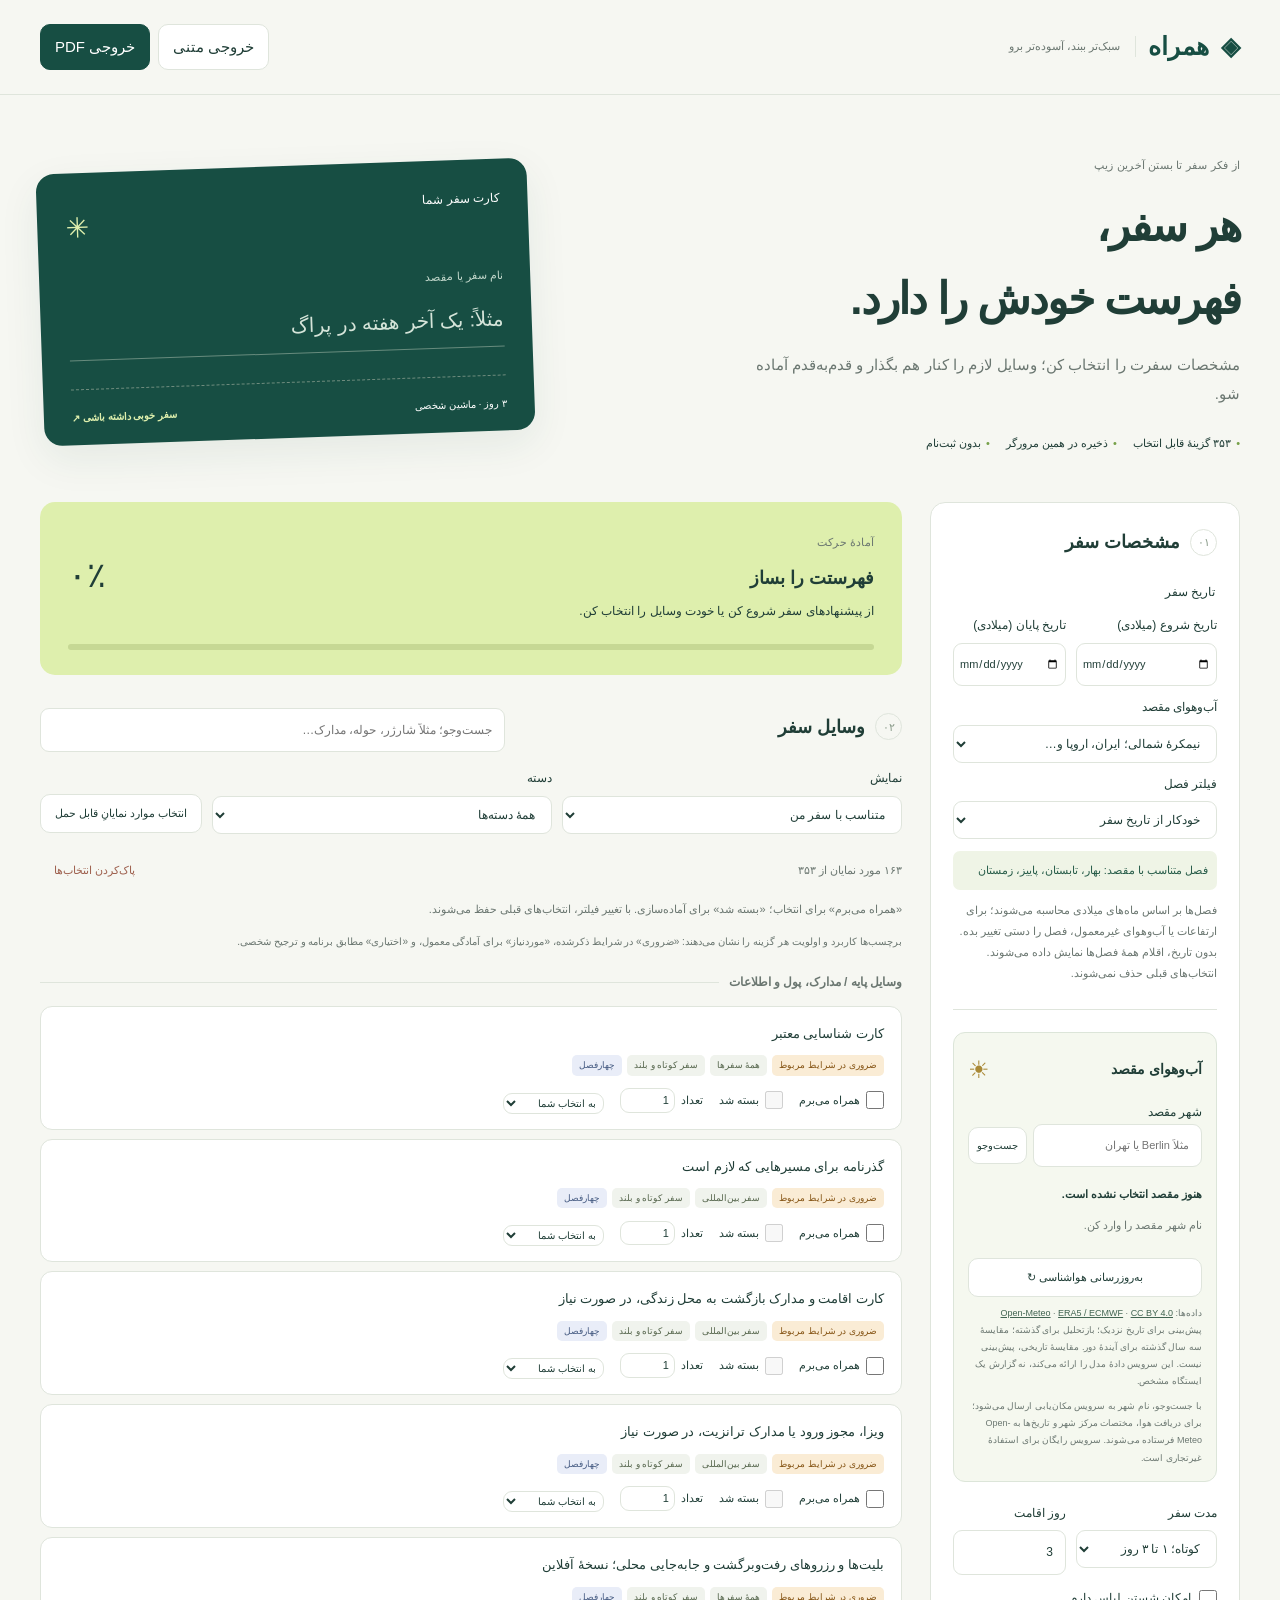
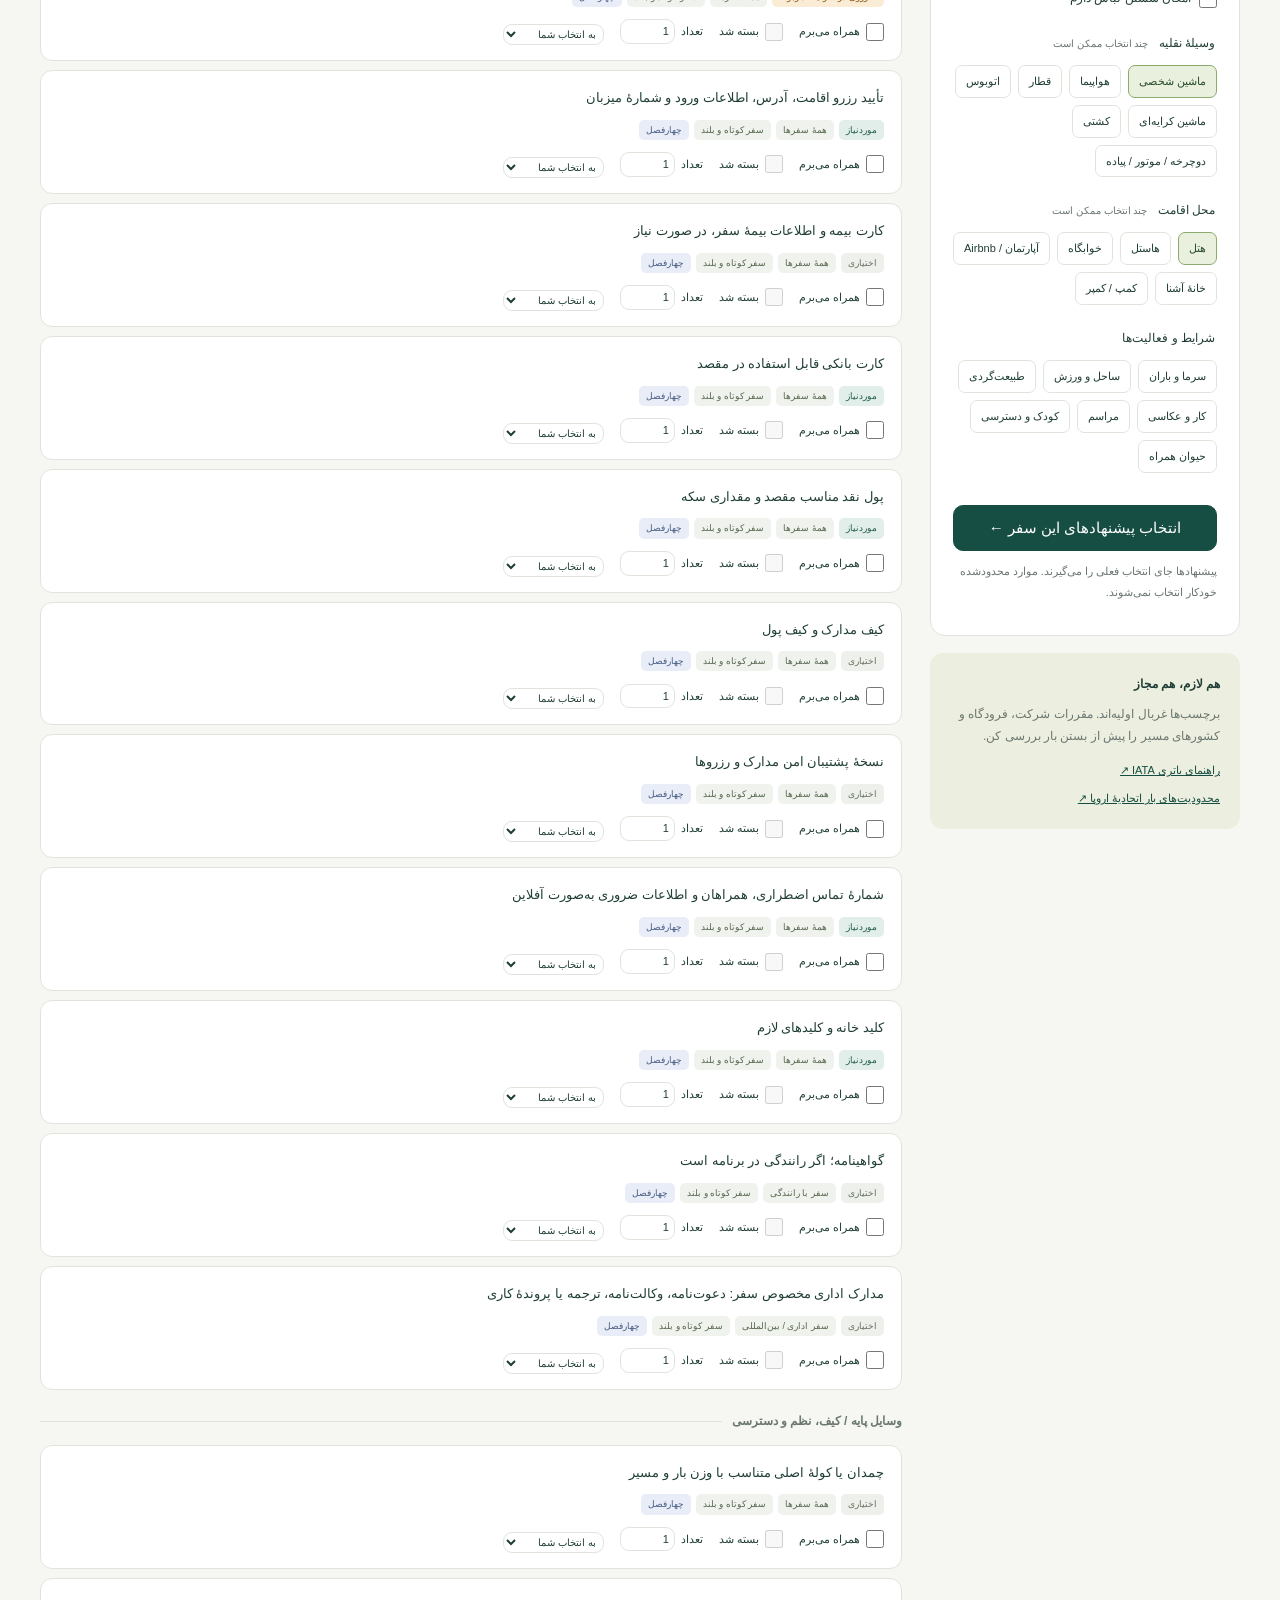
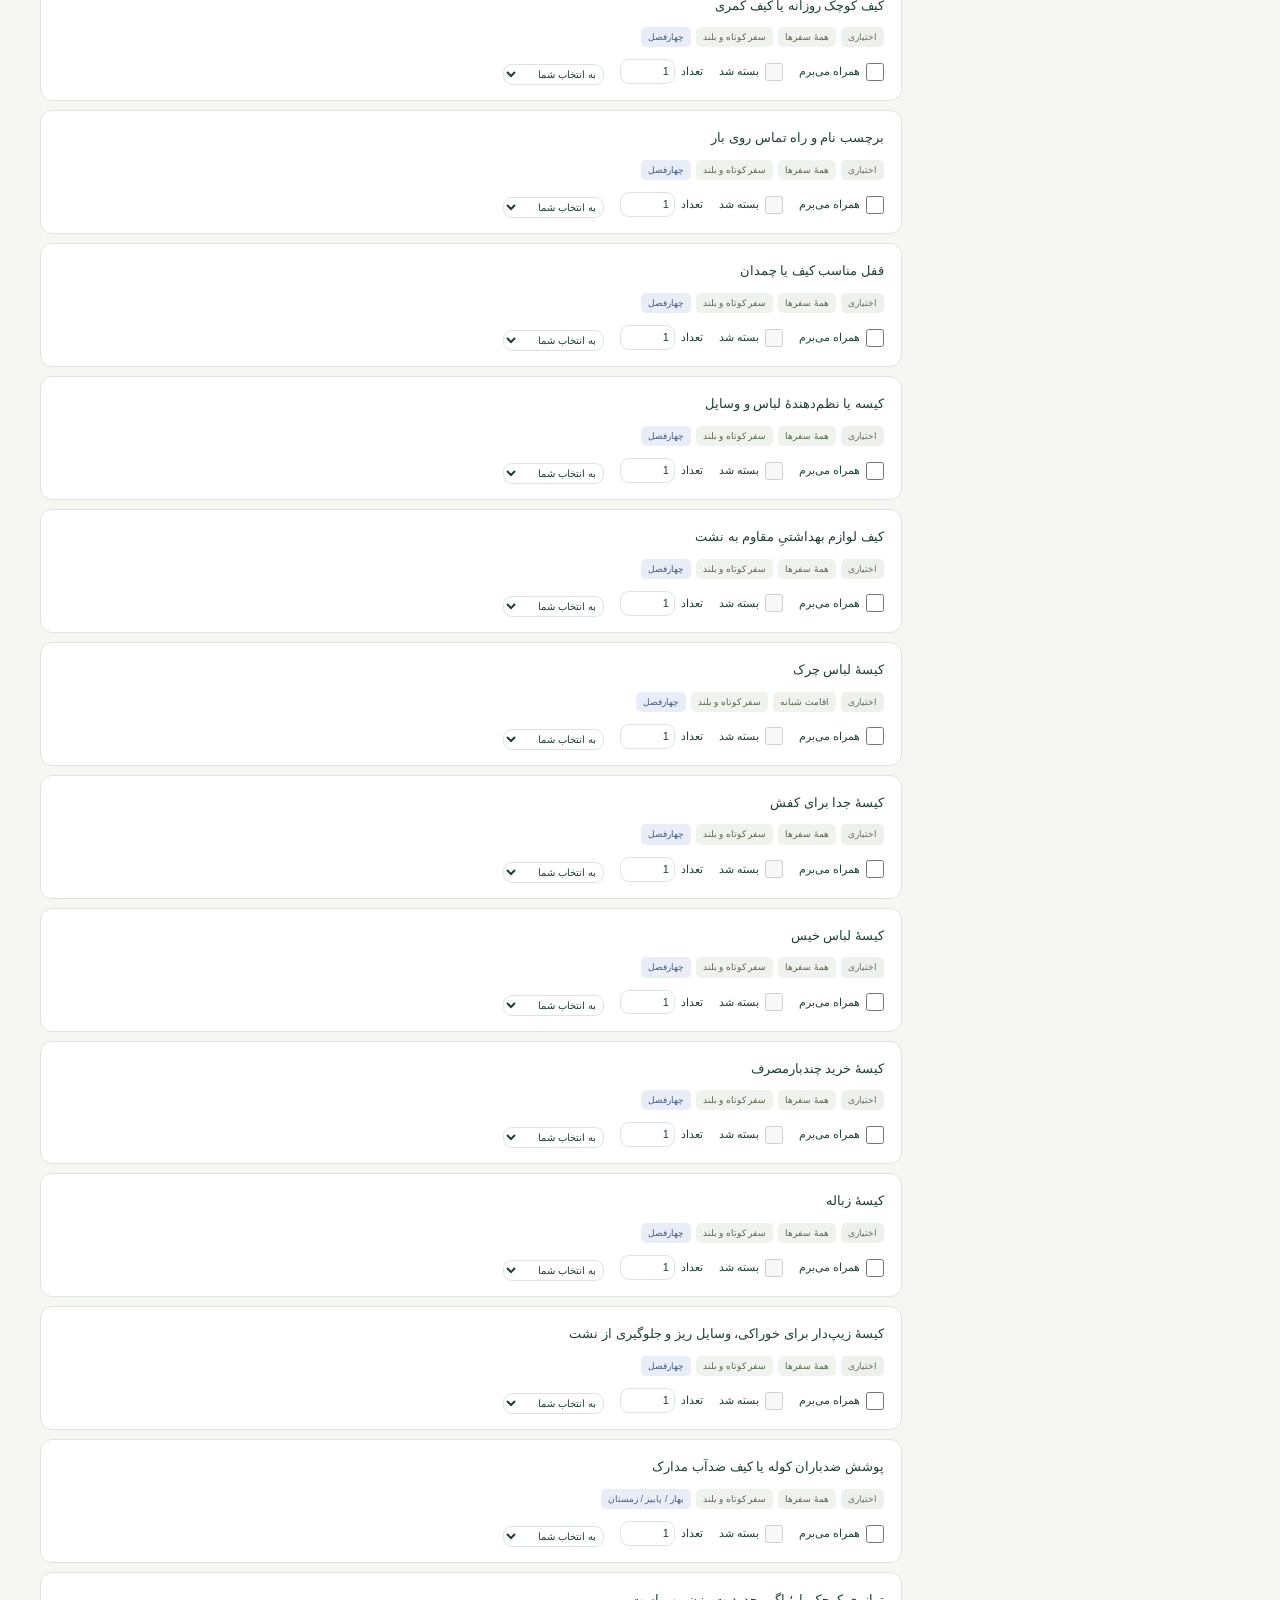
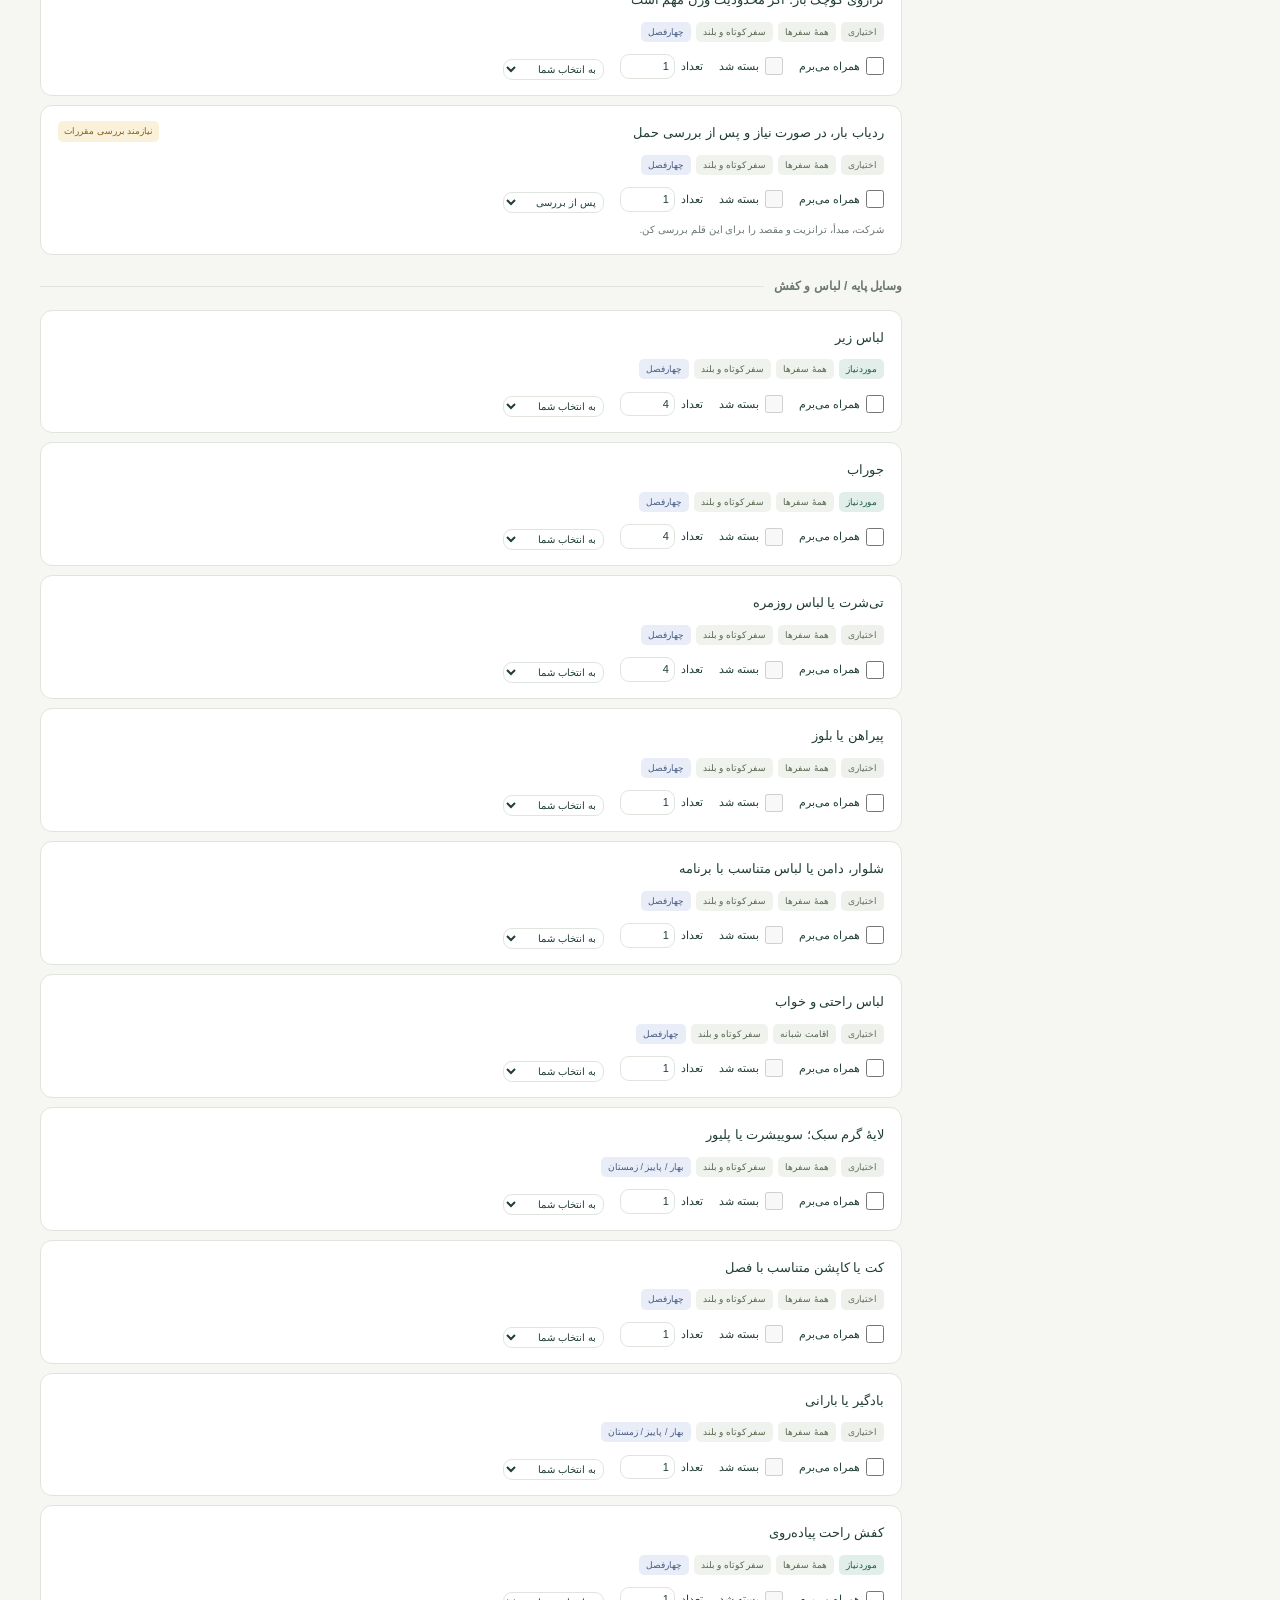
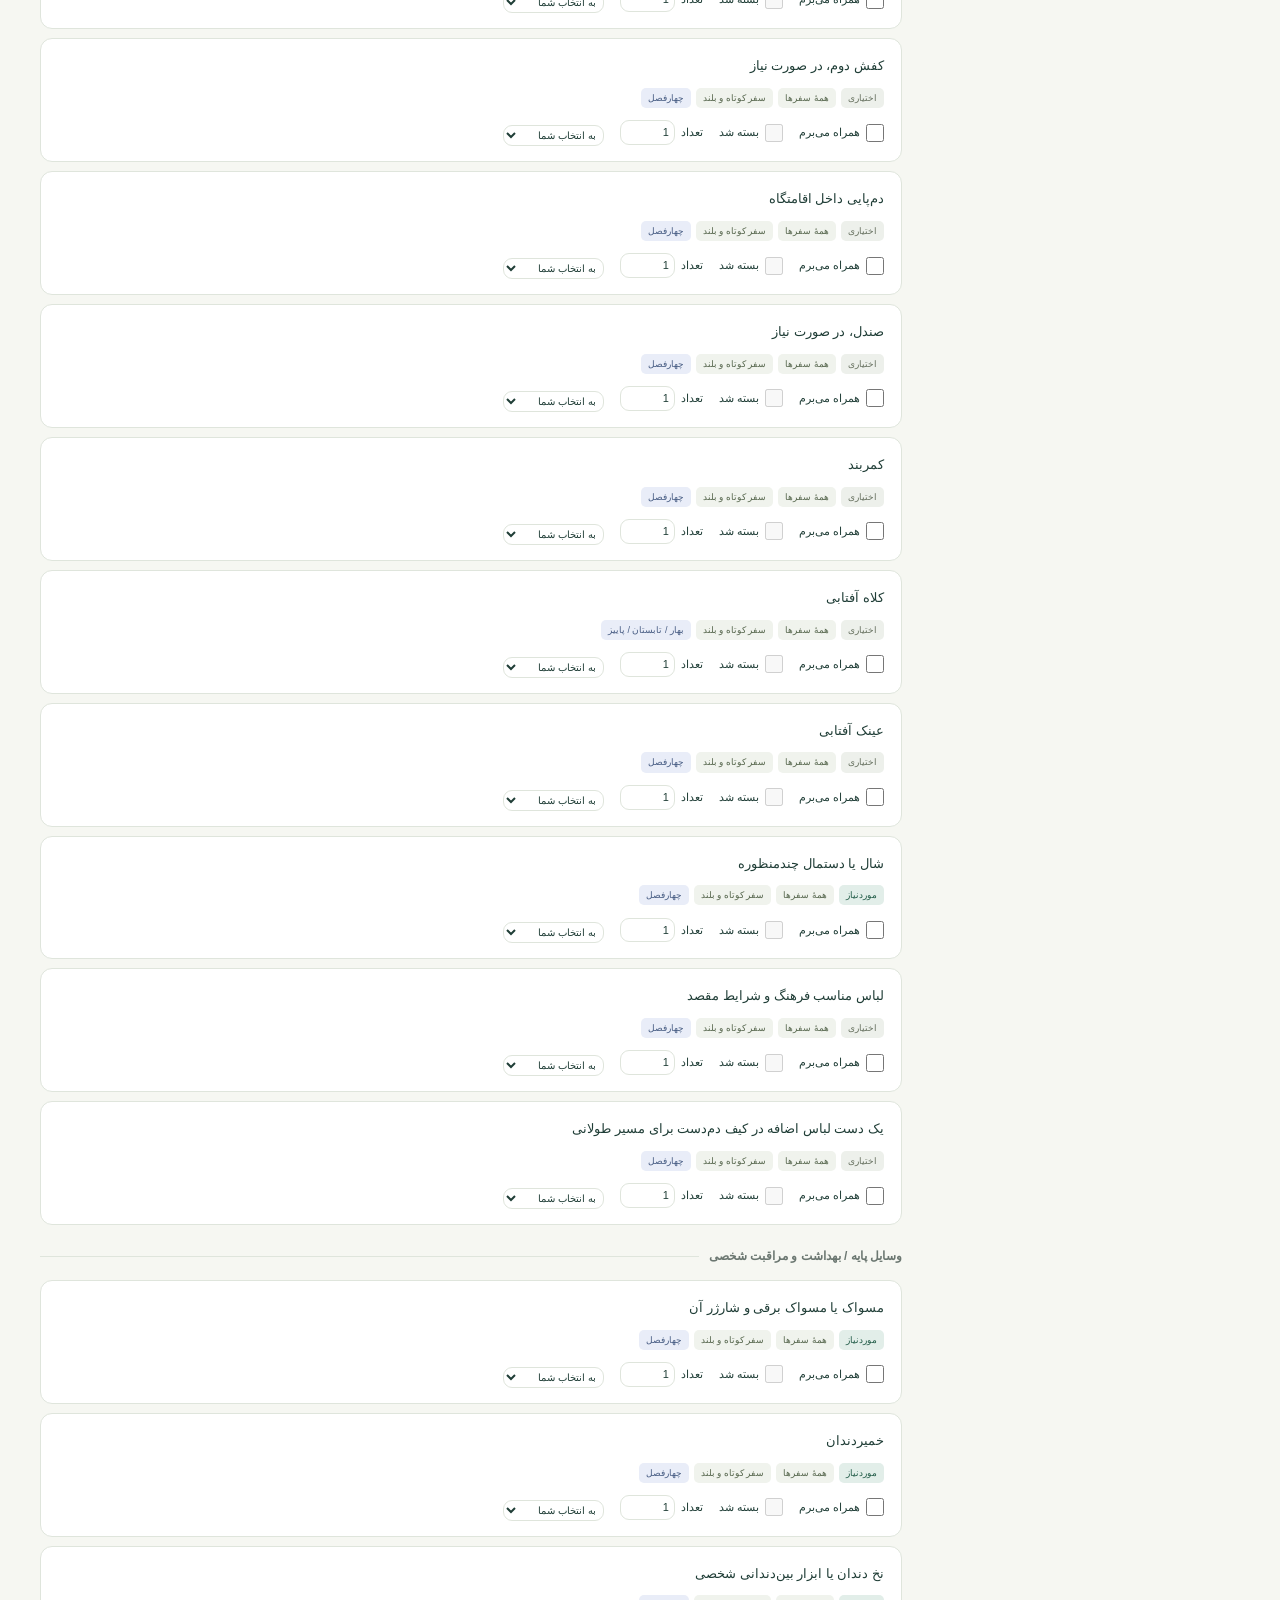
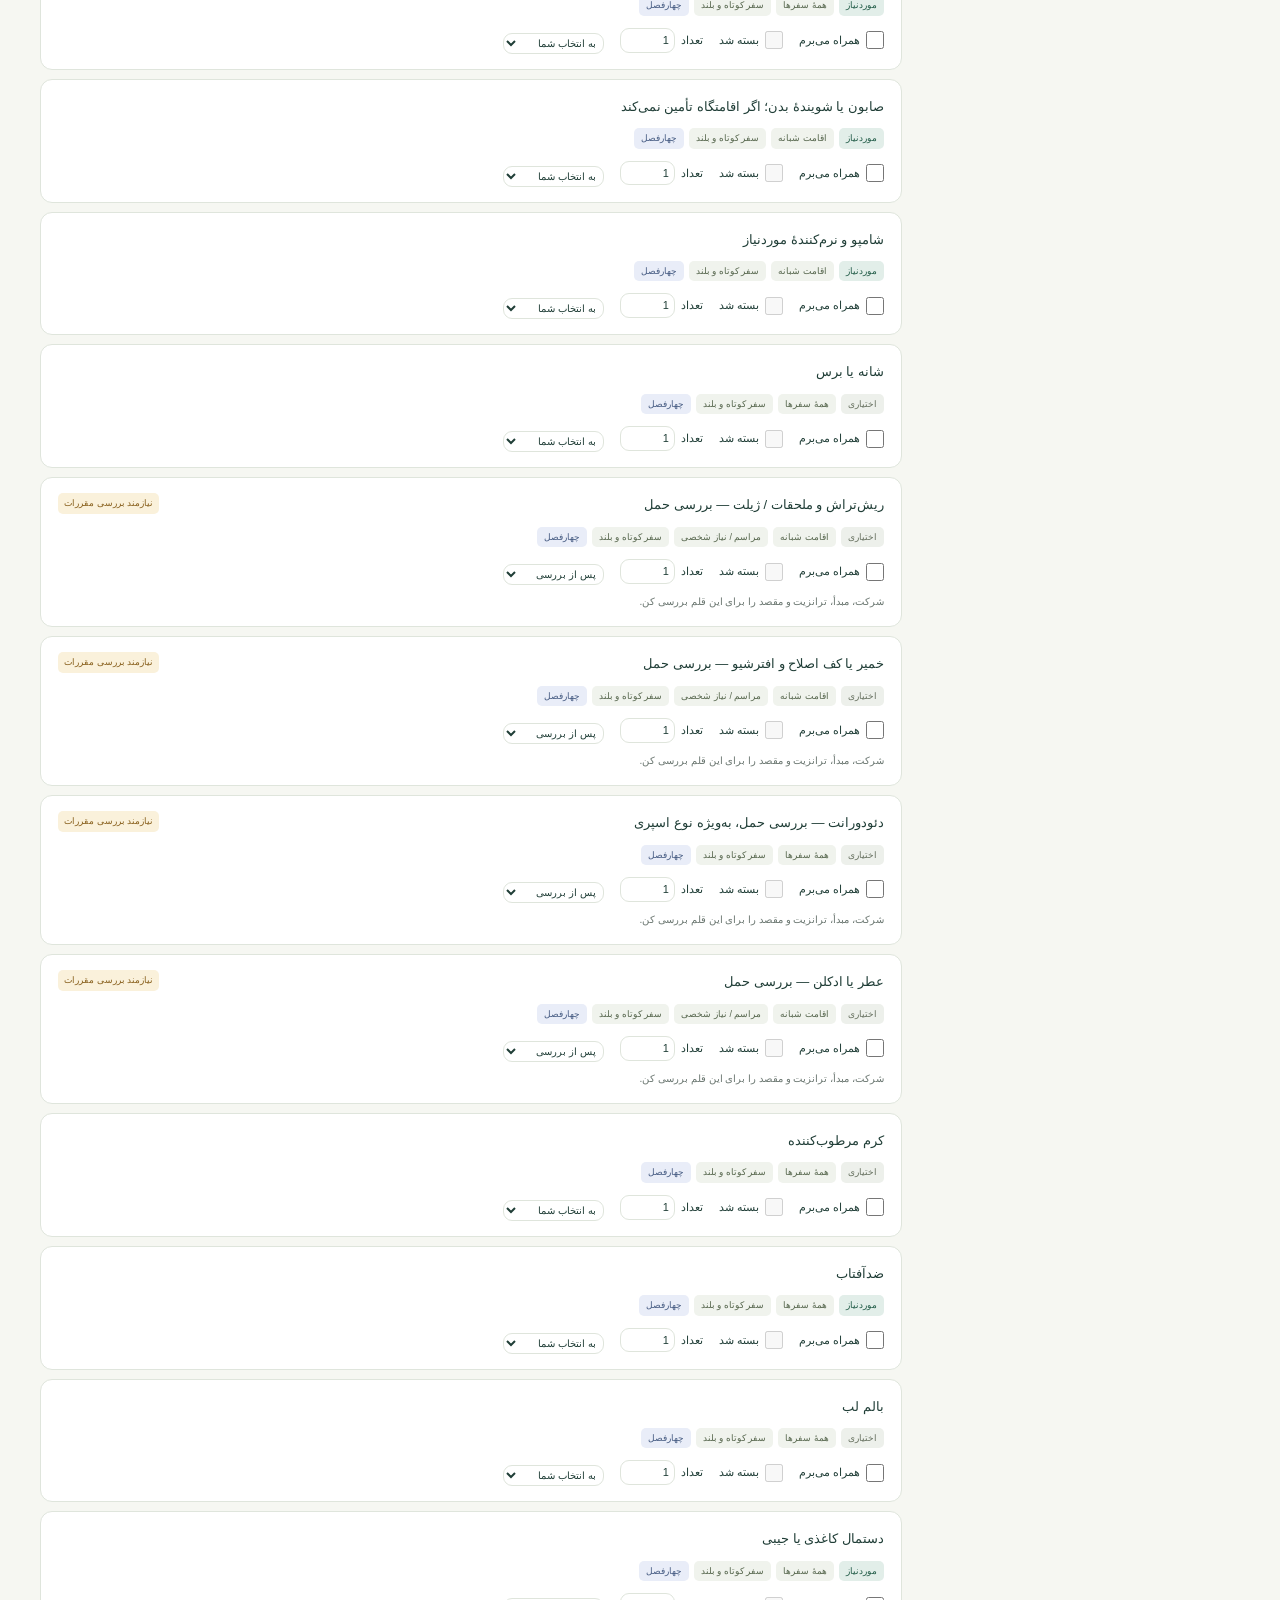
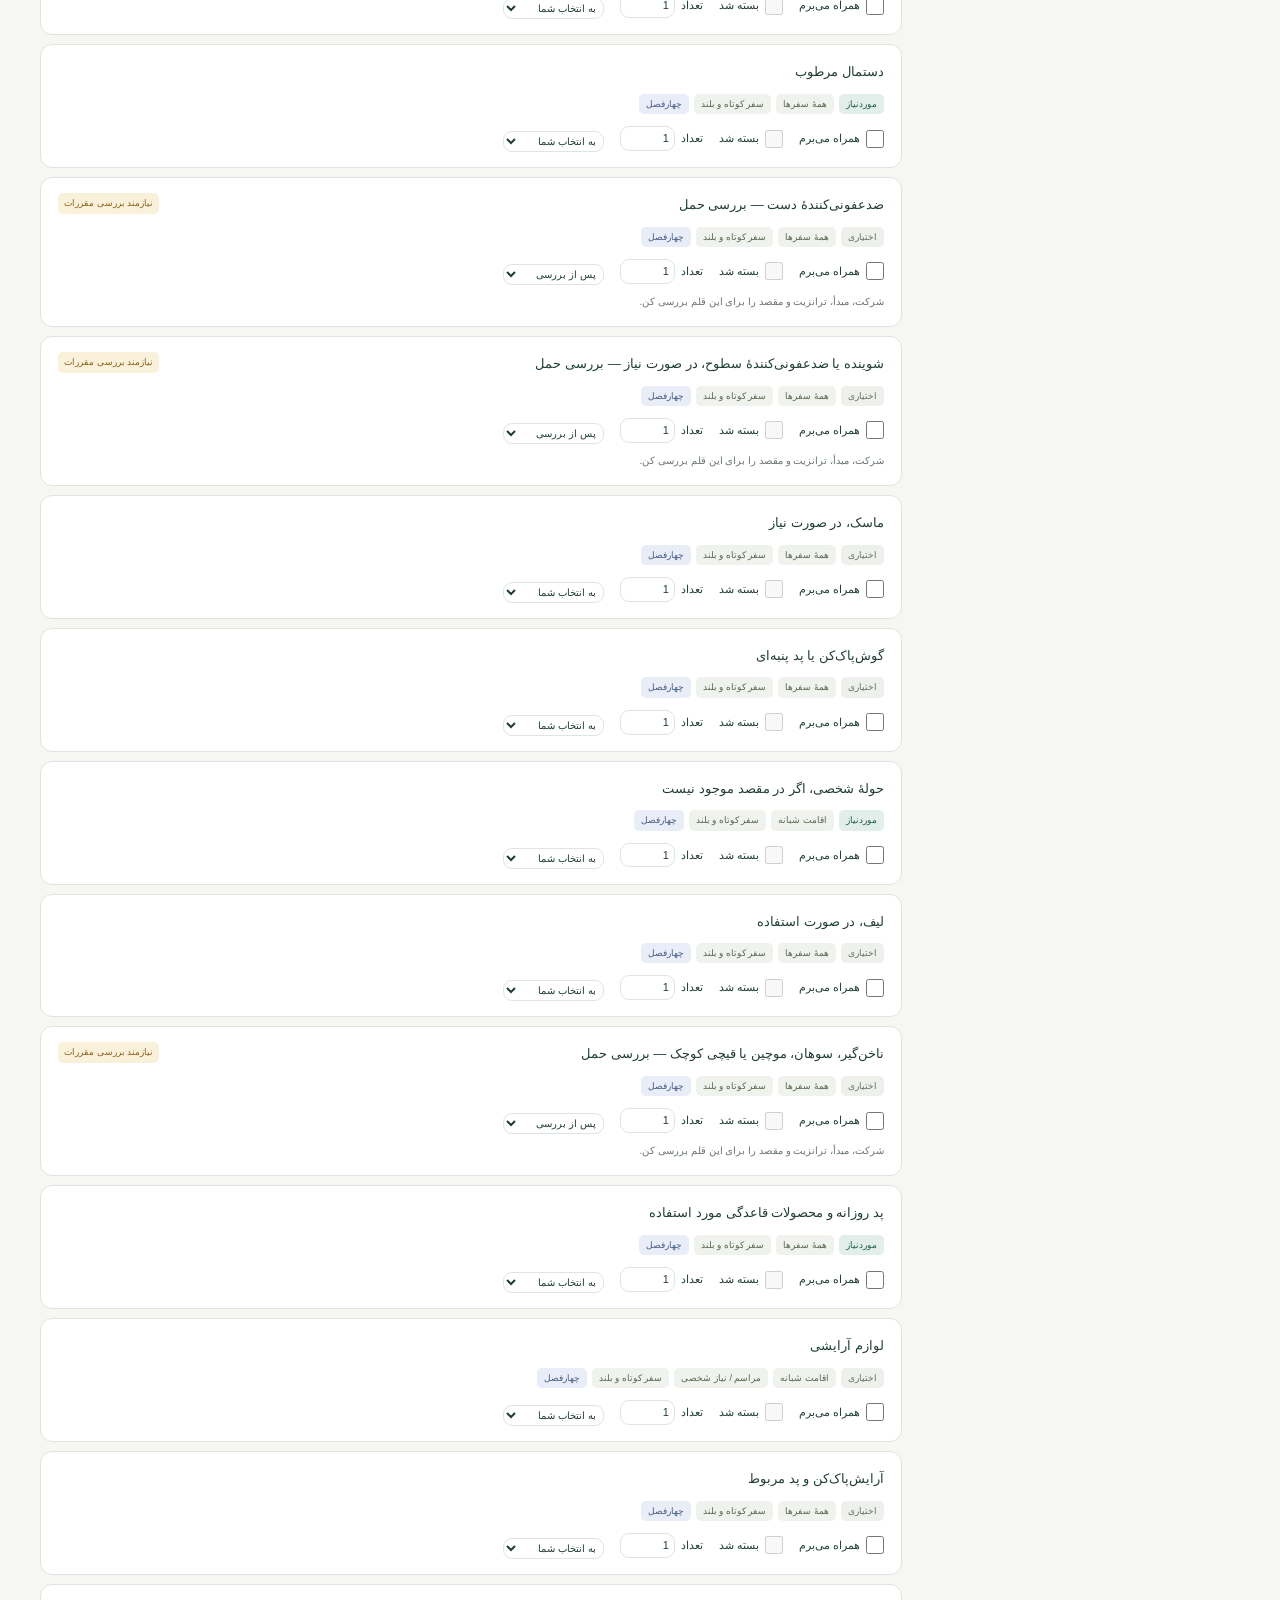
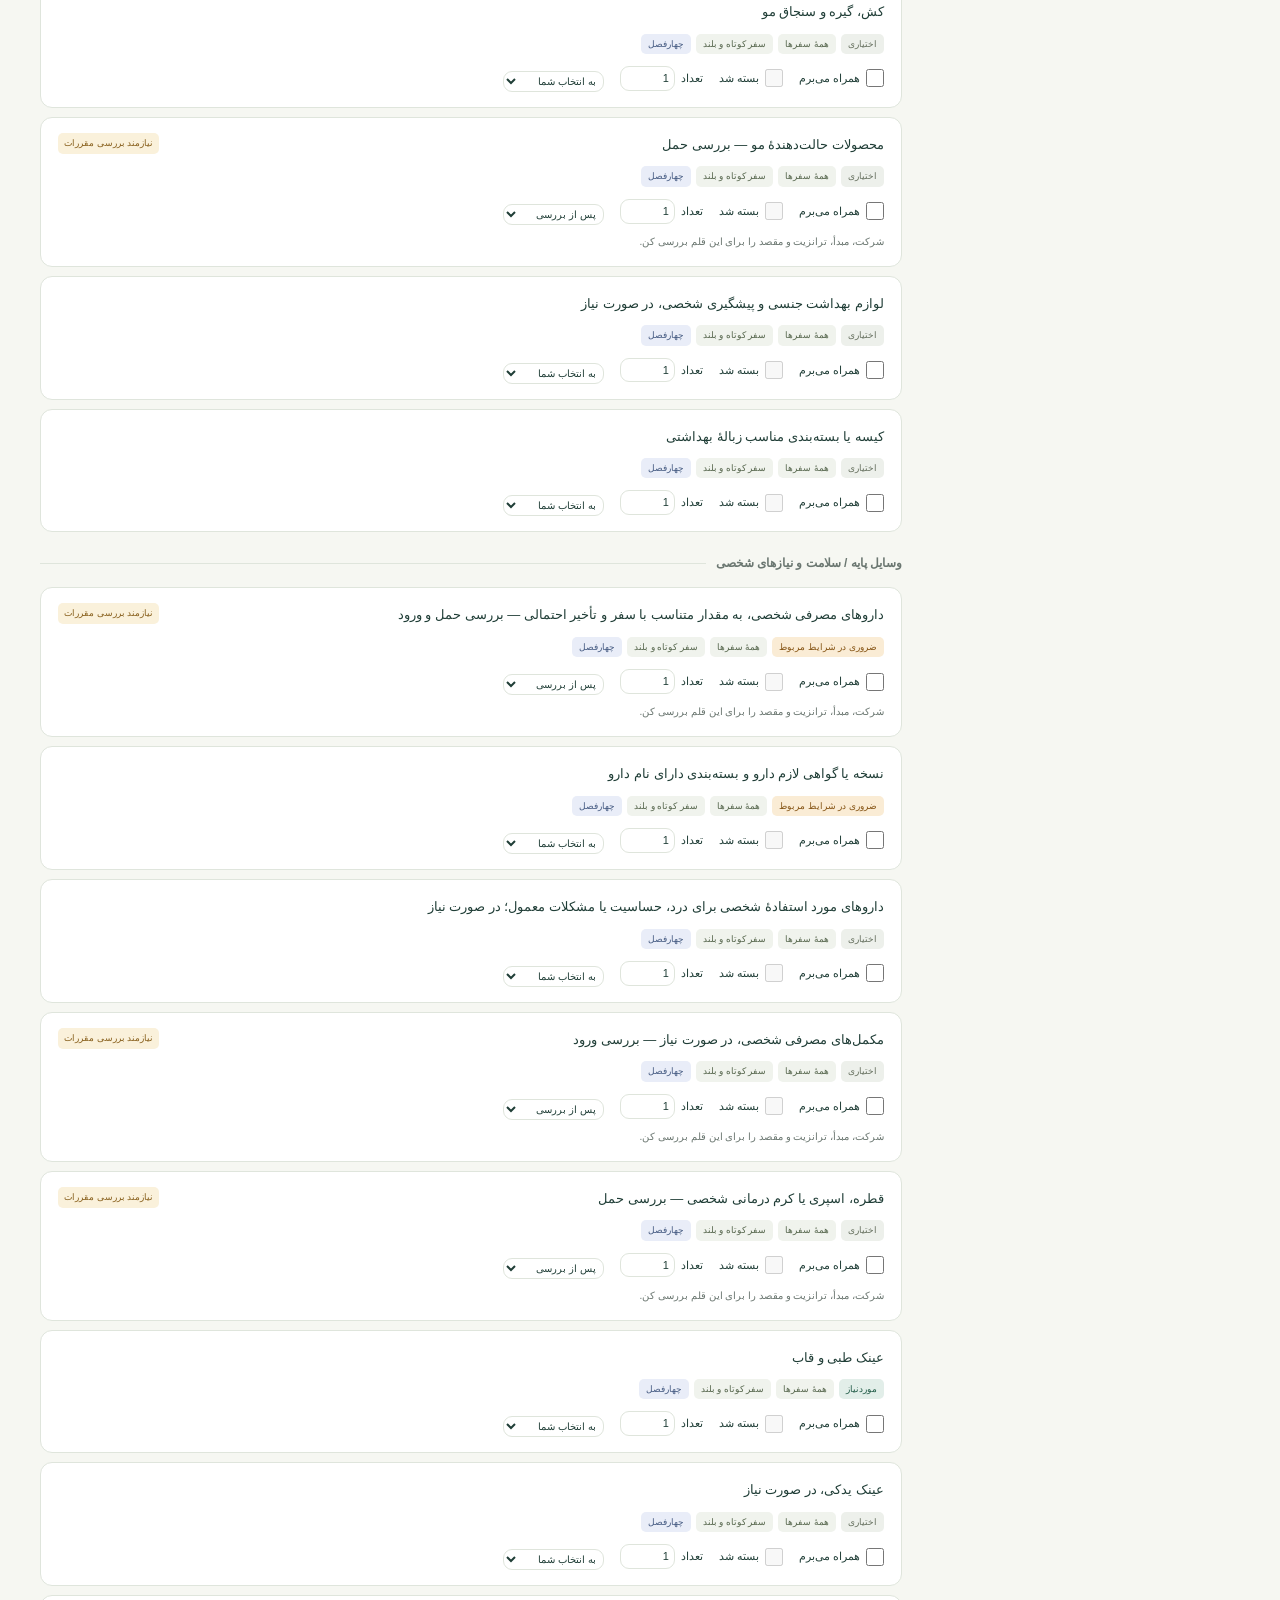
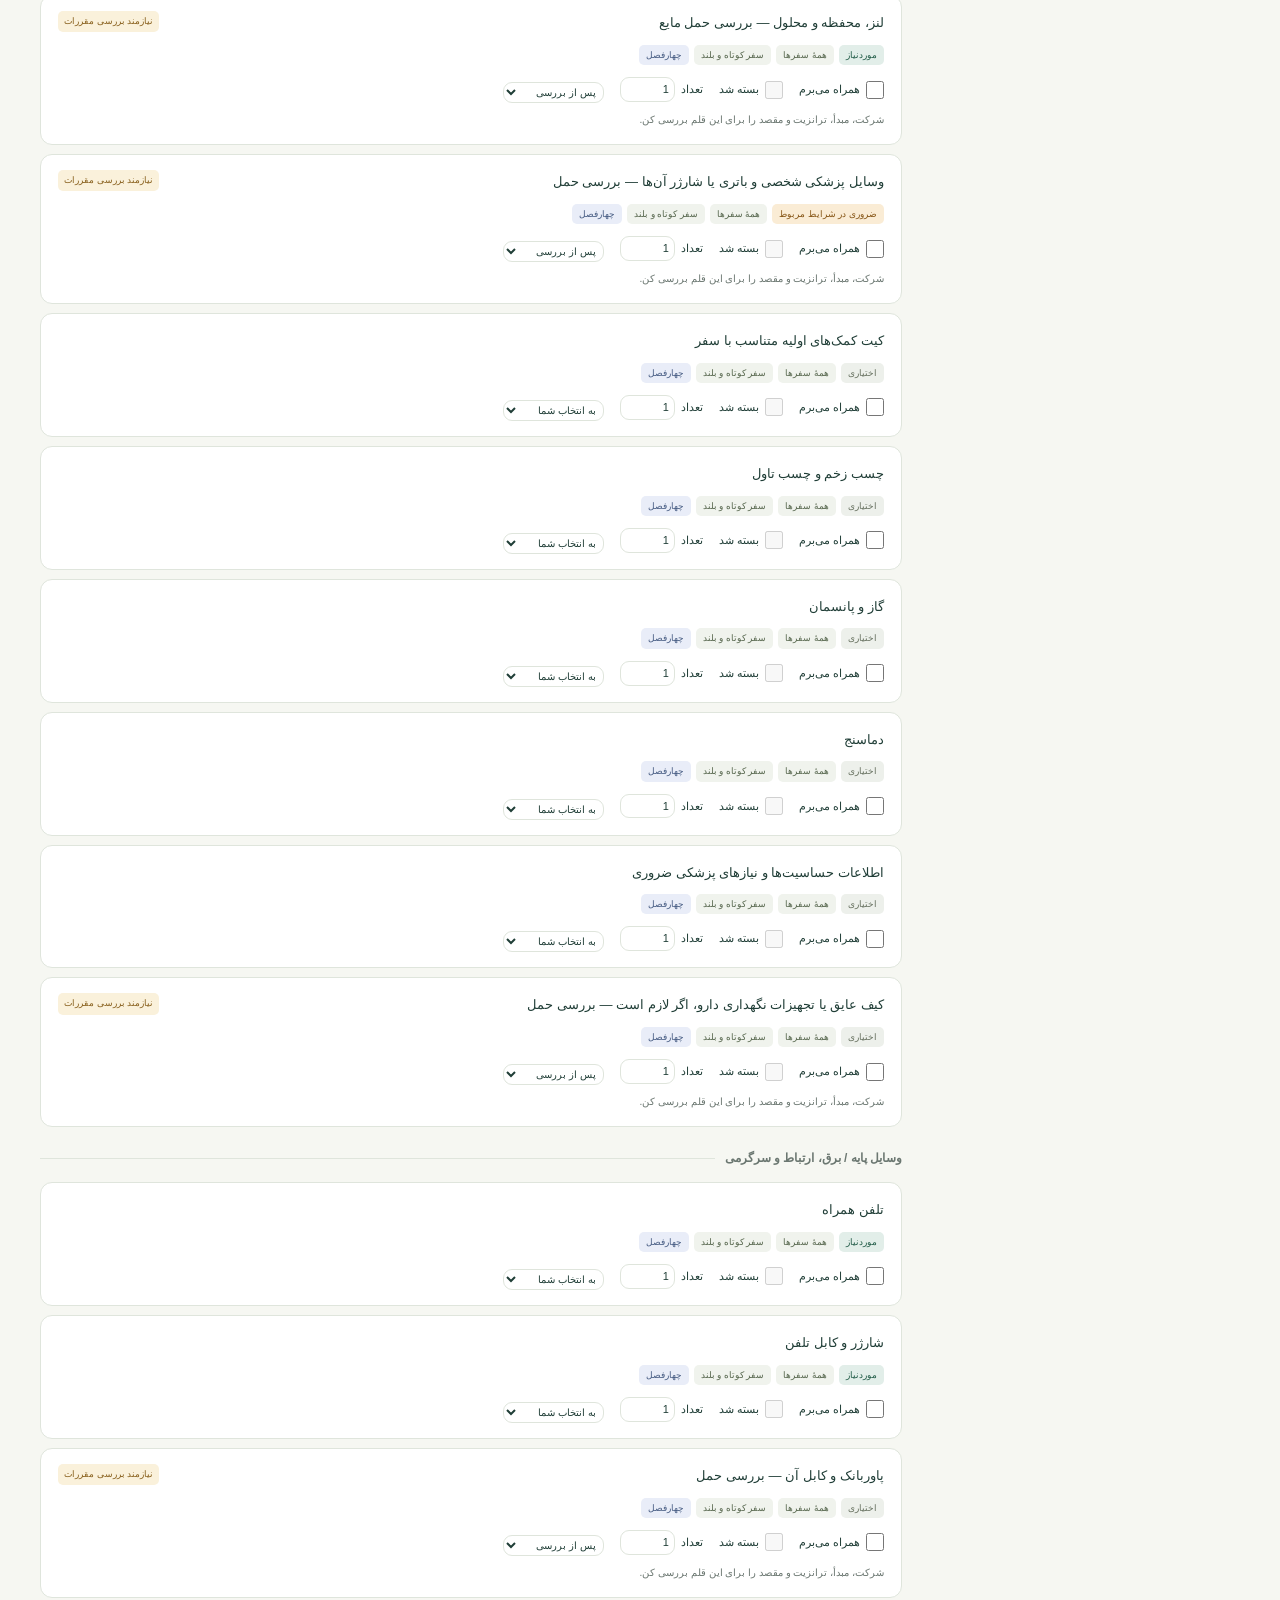
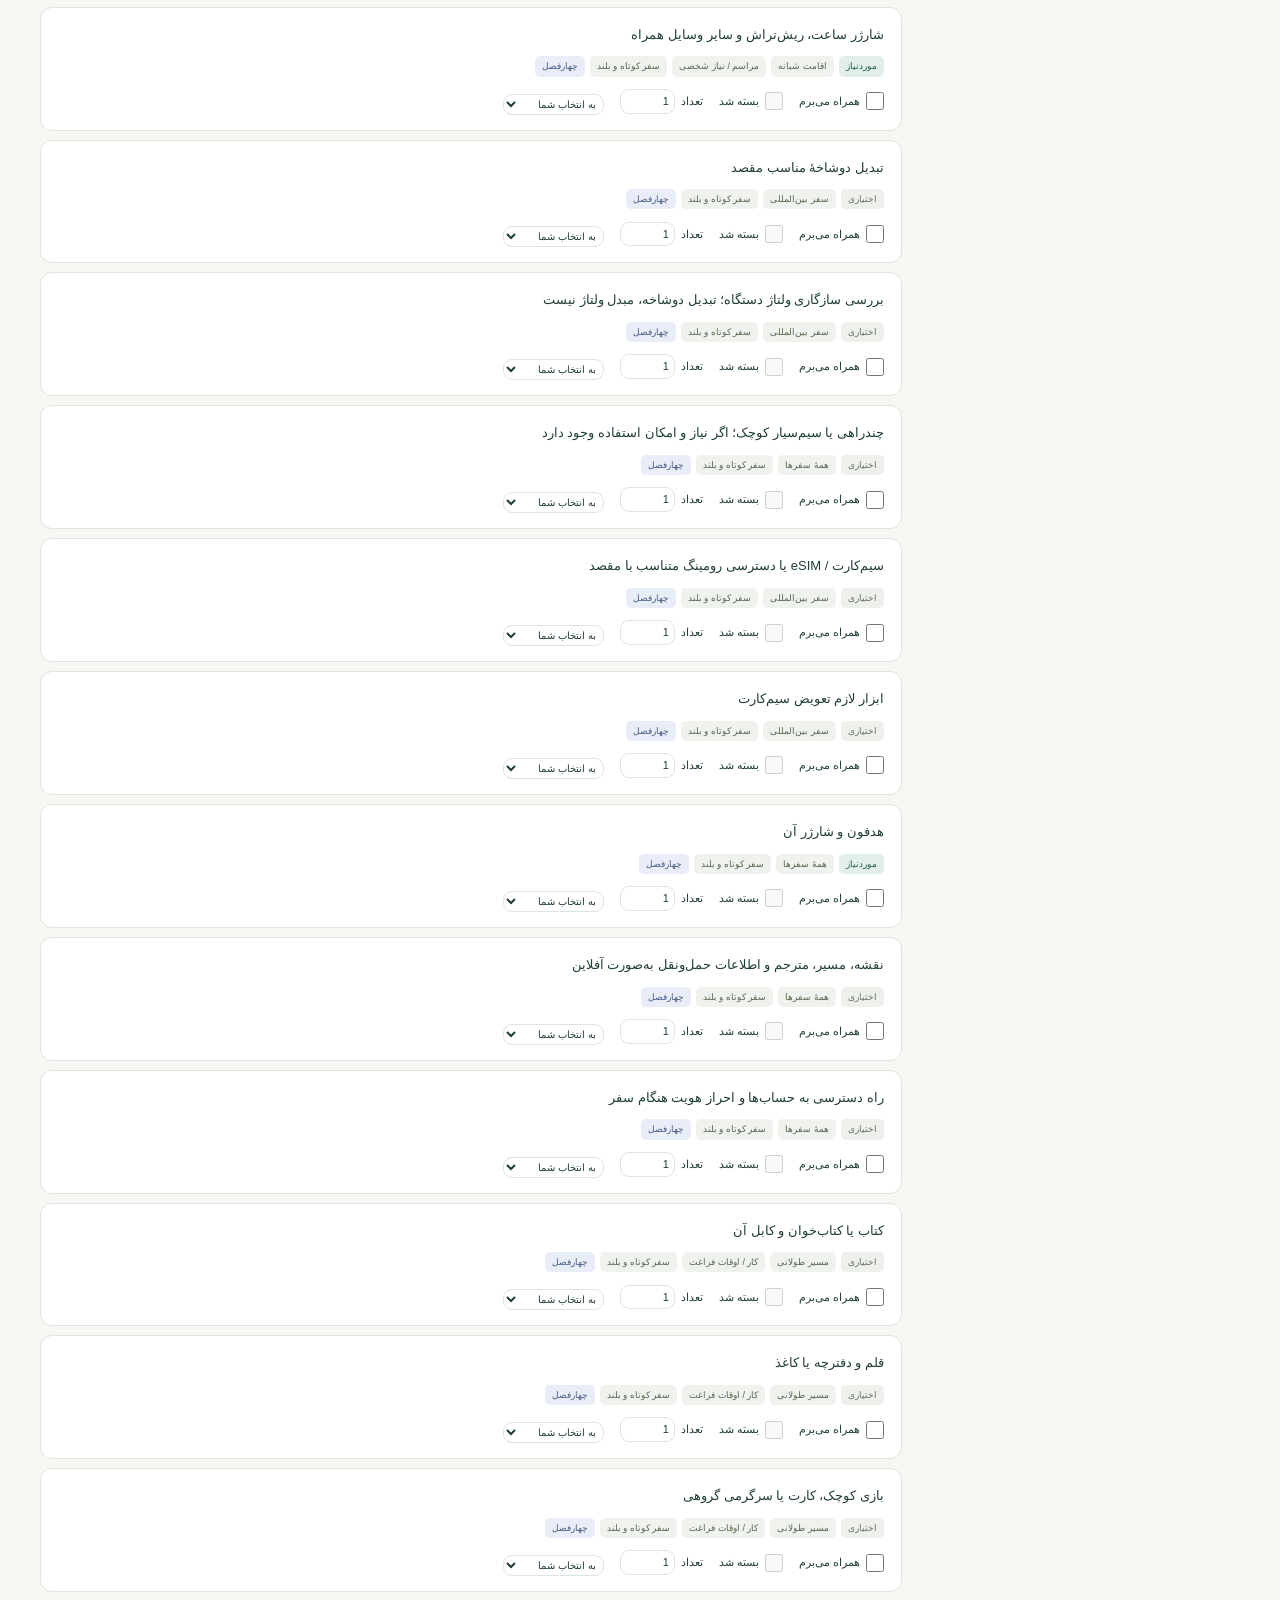
<file: index.html>
<!doctype html>
<html lang="fa" dir="rtl">
<head><meta charset="utf-8"><meta name="viewport" content="width=device-width,initial-scale=1"><meta name="theme-color" content="#174e43"><meta name="description" content="چک‌لیست فارسی سفر؛ انتخاب وسایل با توجه به مدت سفر، وسیله نقلیه، اقامتگاه و نوع بار."><title>همراه | چک‌لیست هوشمند سفر</title><link rel="stylesheet" href="style.css?v=20261026-3"><script defer src="data.js?v=20261026-3"></script><script defer src="core.js?v=20261026-3"></script><script defer src="print.js?v=20261026-3"></script><script defer src="weather-core.js?v=20261026-3"></script><script defer src="weather-ui.js?v=20261026-3"></script><script defer src="app.js?v=20261026-3"></script></head>
<body>
<header><a class="brand" href="#">◈ <span>همراه</span><small>سبک‌تر ببند، آسوده‌تر برو</small></a><div><button id="export">خروجی متنی</button><button id="print" class="primary">خروجی PDF</button></div></header>
<main>
<section class="hero"><div><span class="eyebrow">از فکر سفر تا بستن آخرین زیپ</span><h1>هر سفر،<br>فهرست خودش را دارد.</h1><p>مشخصات سفرت را انتخاب کن؛ وسایل لازم را کنار هم بگذار و قدم‌به‌قدم آماده شو.</p><div class="hero-chips"><span>۳۵۳ گزینهٔ قابل انتخاب</span><span>ذخیره در همین مرورگر</span><span>بدون ثبت‌نام</span></div></div><div class="ticket"><div class="ticket-top">کارت سفر شما <span>✳</span></div><label>نام سفر یا مقصد<input id="tripName" placeholder="مثلاً: یک آخر هفته در پراگ" maxlength="100"></label><div class="ticket-bottom"><span id="tripSummary"></span><b>سفر خوبی داشته باشی ↗</b></div></div></section>
<div class="layout"><aside><div class="panel"><div class="section-title"><span>۰۱</span><h2>مشخصات سفر</h2></div><fieldset class="trip-dates"><legend>تاریخ سفر</legend><div class="two"><label>تاریخ شروع (میلادی)<input id="startDate" type="date"></label><label>تاریخ پایان (میلادی)<input id="endDate" type="date"></label></div><label>آب‌وهوای مقصد<select id="hemisphere"><option value="north">نیمکرهٔ شمالی؛ ایران، اروپا و…</option><option value="south">نیمکرهٔ جنوبی؛ استرالیا و…</option><option value="tropical">گرمسیری؛ بدون حذف فصلی</option></select></label><label>فیلتر فصل<select id="seasonMode"><option value="auto">خودکار از تاریخ سفر</option><option value="all">نمایش همهٔ فصل‌ها</option><option value="spring">بهار</option><option value="summer">تابستان</option><option value="autumn">پاییز</option><option value="winter">زمستان</option></select></label><p id="seasonSummary" class="season-summary" role="status"></p><p class="hint">فصل‌ها بر اساس ماه‌های میلادی محاسبه می‌شوند؛ برای ارتفاعات یا آب‌وهوای غیرمعمول، فصل را دستی تغییر بده. بدون تاریخ، اقلام همهٔ فصل‌ها نمایش داده می‌شوند. انتخاب‌های قبلی حذف نمی‌شوند.</p></fieldset><section class="weather-panel" aria-labelledby="weatherTitle"><div class="weather-heading"><h3 id="weatherTitle">آب‌وهوای مقصد</h3><span>☀</span></div><form id="weatherSearchForm"><label for="weatherQuery">شهر مقصد</label><div class="weather-search"><input id="weatherQuery" type="search" placeholder="مثلاً Berlin یا تهران" minlength="2" maxlength="100" required><button id="weatherSearchButton" type="submit">جست‌وجو</button></div></form><div id="weatherCities" class="weather-cities"></div><p id="weatherLocation" class="weather-location"></p><p id="weatherStatus" role="status" aria-live="polite" class="hint"></p><div id="weatherResults"></div><button id="weatherRefresh" type="button" class="weather-refresh">به‌روزرسانی هواشناسی ↻</button><p id="weatherUpdated" class="weather-updated"></p><p class="weather-source">داده‌ها: <a href="https://open-meteo.com/" target="_blank" rel="noopener">Open-Meteo</a> · <a href="https://open-meteo.com/en/docs/historical-weather-api" target="_blank" rel="noopener">ERA5 / ECMWF</a> · <a href="https://creativecommons.org/licenses/by/4.0/" target="_blank" rel="noopener">CC BY 4.0</a><br>پیش‌بینی برای تاریخ نزدیک؛ بازتحلیل برای گذشته؛ مقایسهٔ سه سال گذشته برای آیندهٔ دور. مقایسهٔ تاریخی، پیش‌بینی نیست. این سرویس دادهٔ مدل را ارائه می‌کند، نه گزارش یک ایستگاه مشخص.</p><p class="weather-source">با جست‌وجو، نام شهر به سرویس مکان‌یابی ارسال می‌شود؛ برای دریافت هوا، مختصات مرکز شهر و تاریخ‌ها به Open-Meteo فرستاده می‌شوند. سرویس رایگان برای استفادهٔ غیرتجاری است.</p></section><div class="two"><label>مدت سفر<select id="duration"><option value="short">کوتاه؛ ۱ تا ۳ روز</option><option value="medium">متوسط؛ ۴ تا ۷ روز</option><option value="long">بلند؛ ۸ روز و بیشتر</option></select></label><label>روز اقامت<input id="days" type="number" min="1" max="365" value="3"></label></div><label class="inline"><input id="laundry" type="checkbox"> امکان شستن لباس دارم</label><fieldset><legend>وسیلهٔ نقلیه <small>چند انتخاب ممکن است</small></legend><div id="transports" class="chips"></div></fieldset><fieldset><legend>محل اقامت <small>چند انتخاب ممکن است</small></legend><div id="stays" class="chips"></div></fieldset><div id="flightBaggage" hidden><label>بار پرواز<select id="baggage"><option value="checked">چمدان تحویلی + کیف کابین</option><option value="cabin">چمدان کابین؛ بدون بار تحویلی</option><option value="small">فقط کیف کوچک / کوله‌پشتی زیر صندلی</option></select></label><p class="hint">کیف کوچک و کوله‌پشتی در این گزینه یک نوع بارند؛ ابعاد و وزن مجاز زیر صندلی را مطابق بلیت بررسی کن.</p><details><summary>اندازه و وزن مجاز بلیت من</summary><div class="two"><label>ابعاد مجاز، سانتی‌متر<input id="dimensions" placeholder="مثلاً ۴۰ × ۳۰ × ۲۰" maxlength="60"></label><label>وزن مجاز، کیلوگرم<input id="weight" type="number" min="0" max="100" step="0.1" placeholder="طبق بلیت"></label></div><p class="hint">این اطلاعات یادداشت شماست؛ برنامه اندازه یا وزن واقعی بار را محاسبه نمی‌کند.</p></details></div><fieldset><legend>شرایط و فعالیت‌ها</legend><div id="activities" class="chips"></div></fieldset><button id="suggest" class="primary full">انتخاب پیشنهادهای این سفر ←</button><p class="hint">پیشنهادها جای انتخاب فعلی را می‌گیرند. موارد محدودشده خودکار انتخاب نمی‌شوند.</p></div><div class="rules"><b>هم لازم، هم مجاز</b><p>برچسب‌ها غربال اولیه‌اند. مقررات شرکت، فرودگاه و کشورهای مسیر را پیش از بستن بار بررسی کن.</p><a href="https://www.iata.org/en/youandiata/travelers/batteries" target="_blank" rel="noopener">راهنمای باتری IATA ↗</a><a href="https://europa.eu/youreurope/citizens/travel/carry/luggage-restrictions/" target="_blank" rel="noopener">محدودیت‌های بار اتحادیهٔ اروپا ↗</a></div></aside>
<section class="workspace"><div class="progress-card"><div><span class="eyebrow">آمادهٔ حرکت</span><h2 id="progressTitle">فهرستت را بساز</h2><p id="progressText"></p></div><div class="progress-number" id="percent">۰٪</div><progress id="progress" max="100" value="0" aria-label="پیشرفت بسته‌بندی"></progress></div><div class="toolbar"><div class="section-title"><span>۰۲</span><h2>وسایل سفر</h2></div><label class="search"><span class="sr">جست‌وجوی وسایل</span><input id="search" type="search" placeholder="جست‌وجو؛ مثلاً شارژر، حوله، مدارک…"></label></div><div class="filters"><label>نمایش<select id="view"><option value="relevant">متناسب با سفر من</option><option value="all">تمام بانک وسایل</option><option value="selected">انتخاب‌شده‌ها</option><option value="remaining">بسته‌بندی نشده‌ها</option><option value="check">نیازمند بررسی</option><option value="blocked">کنارگذاشته‌شده برای حمل</option></select></label><label>دسته<select id="category"><option value="all">همهٔ دسته‌ها</option></select></label><button id="selectVisible">انتخاب موارد نمایانِ قابل حمل</button></div><div class="list-head"><span id="resultCount"></span><button id="clear">پاک‌کردن انتخاب‌ها</button></div><p class="hint">«همراه می‌برم» برای انتخاب؛ «بسته شد» برای آماده‌سازی. با تغییر فیلتر، انتخاب‌های قبلی حفظ می‌شوند.</p><p class="tag-guide">برچسب‌ها کاربرد و اولویت هر گزینه را نشان می‌دهند: «ضروری» در شرایط ذکرشده، «موردنیاز» برای آمادگی معمول، و «اختیاری» مطابق برنامه و ترجیح شخصی.</p><div id="list"></div><div class="panel custom"><h3>چیزی جا مانده؟</h3><form id="customForm"><label class="sr" for="customText">نام وسیلهٔ شخصی</label><input id="customText" placeholder="وسیلهٔ شخصی خودت را اضافه کن" maxlength="200" required><button class="primary">افزودن</button></form></div></section></div>
<footer>همراه — بر پایهٔ فهرست جامع وسایل سفر <span>اطلاعات سفر فقط روی این دستگاه ذخیره می‌شود؛ خروجی بگیر تا همراهت بماند.</span></footer></main><div id="toast" role="status" aria-live="polite"></div><dialog id="confirmDialog"><h2 id="dialogTitle"></h2><p id="dialogText"></p><div><button id="cancelDialog">انصراف</button><button id="acceptDialog" class="primary">تأیید</button></div></dialog>
<dialog id="pdfDialog" aria-labelledby="pdfTitle"><div class="pdf-dialog-top"><div><h2 id="pdfTitle">خروجی نهایی PDF</h2><p id="pdfSummary"></p></div></div><p class="pdf-help">در پنجرهٔ چاپ، مقصد را روی <b>Save as PDF / ذخیره به‌صورت PDF</b> بگذار؛ کاغذ A4 و حالت عمودی را انتخاب کن. برای خروجی تمیز، سرصفحه و پاصفحهٔ مرورگر را خاموش کن.</p><div id="pdfPreview"></div><div class="pdf-actions"><span>تمام موارد انتخاب‌شده، حتی موارد پنهان‌شده با فیلتر</span><div class="pdf-action-buttons"><button id="closePdf" aria-label="بستن پیش‌نمایش PDF">بستن</button><button id="savePdf" class="primary">ذخیره PDF / چاپ</button></div></div></dialog><section id="pdfDocument" aria-hidden="true"></section></body></html>
</file>
<file: style.css>
:root{--ink:#203e37;--green:#174e43;--lime:#deefad;--paper:#f6f7f2;--line:#dfe5dc;--muted:#6b7771}*{box-sizing:border-box}body{margin:0;background:var(--paper);color:var(--ink);font:15px/1.9 Tahoma,"Segoe UI",sans-serif}button,input,select{font:inherit}button,a,input,select,summary{touch-action:manipulation}button,select,summary{cursor:pointer}button{border:1px solid var(--line);border-radius:10px;background:white;color:var(--ink);padding:8px 14px}button:hover{border-color:var(--green);background:#eef4e8}button:disabled{opacity:.45;cursor:not-allowed}a{color:var(--green)}input,select{width:100%;padding:10px 12px;border:1px solid var(--line);border-radius:9px;background:#fff;color:var(--ink);min-width:0}input[type=checkbox]{width:18px;height:18px;accent-color:var(--green);flex-shrink:0}input:focus-visible,select:focus-visible,button:focus-visible,a:focus-visible,summary:focus-visible{outline:3px solid #91b776;outline-offset:3px}header{max-width:1400px;margin:auto;display:flex;align-items:center;justify-content:space-between;padding:23px 40px;border-bottom:1px solid var(--line)}header>div{display:flex;gap:8px}.brand{text-decoration:none;font-size:25px;font-weight:bold;display:flex;align-items:center;gap:12px}.brand small{font-size:11px;font-weight:normal;color:var(--muted);border-right:1px solid var(--line);padding-right:15px}main{max-width:1400px;padding:0 40px;margin:auto}.hero{display:grid;grid-template-columns:1.3fr 1fr;gap:70px;padding:55px 0 48px;align-items:center}.eyebrow{font-size:11px;letter-spacing:.2px;color:var(--muted)}h1{font-size:44px;line-height:1.65;margin:12px 0 16px;letter-spacing:-1.8px}h2,h3,p{margin:0}h2{font-size:18px}h3{font-size:16px}.hero p{max-width:490px;color:var(--muted)}.hero-chips{display:flex;gap:16px;flex-wrap:wrap;font-size:11px;margin-top:25px}.hero-chips span:before{content:'•';color:#77a14a;margin-left:5px}.ticket{background:var(--green);color:#fff;padding:28px 28px 18px;border-radius:18px;transform:rotate(-2deg);box-shadow:0 14px 40px #174e4314}.ticket-top{display:flex;justify-content:space-between;font-size:12px;margin-bottom:25px}.ticket-top span{font-size:28px;color:var(--lime)}.ticket label{font-size:11px;color:#c3d8cc}.ticket input{background:transparent;border:0;border-bottom:1px solid #678b7d;color:white;border-radius:0;padding:8px 0;font-size:20px}.ticket input::placeholder{color:#d5e4d9}.ticket-bottom{border-top:1px dashed #6e8b7d;margin-top:28px;padding-top:18px;display:flex;justify-content:space-between;gap:10px;font-size:10px}.ticket-bottom b{color:var(--lime)}.layout{display:grid;grid-template-columns:310px minmax(0,1fr);gap:28px;align-items:start}.panel{background:#fff;border:1px solid var(--line);padding:22px;border-radius:15px}.section-title{display:flex;align-items:center;gap:10px;margin-bottom:18px}.section-title>span{font-size:11px;color:#8b9c8b;border:1px solid var(--line);border-radius:50%;width:27px;height:27px;display:grid;place-items:center}.two{display:grid;grid-template-columns:1.25fr 1fr;gap:10px}label{display:block;font-size:12px}label input,label select{margin-top:6px}.inline{display:flex;align-items:center;gap:8px;margin:12px 0}.inline input{margin:0}fieldset{border:0;padding:0;margin:22px 0}legend{font-size:12px;margin-bottom:10px}legend small{color:var(--muted);font-size:10px;margin-right:7px}.chips{display:flex;flex-wrap:wrap;gap:7px}.chip{padding:5px 10px;border-radius:7px;font-size:11px}.chip[aria-pressed=true]{background:#e9f0dd;border-color:#8aab6c;color:#294d2d}.hint{font-size:11px;line-height:1.9;color:var(--muted);margin:10px 0}.primary{background:var(--green);color:#fff;border-color:var(--green)}.primary:hover{background:#226454;color:white}.full{width:100%;margin-top:10px}details{font-size:12px;border-top:1px solid var(--line);padding-top:12px}details .two{margin-top:12px}.rules{margin-top:17px;padding:20px;background:#ecefdf;border-radius:13px;font-size:12px}.rules p{color:var(--muted);margin:7px 0 12px}.rules a{display:block;font-size:11px;margin-top:7px}.progress-card{background:var(--lime);border-radius:15px;padding:25px 28px;display:grid;grid-template-columns:1fr auto;gap:6px 20px}.progress-card h2{margin:5px 0}.progress-card p{font-size:12px}.progress-number{font-size:35px;align-self:center;direction:rtl}progress{width:100%;height:6px;grid-column:1/-1;margin-top:15px;accent-color:var(--green);border:0}progress::-webkit-progress-bar{background:#c6d894;border-radius:6px}progress::-webkit-progress-value{background:var(--green);border-radius:6px}.toolbar{display:flex;gap:20px;justify-content:space-between;align-items:center;margin:27px 0 15px}.toolbar .section-title{margin:0}.search{width:54%}.filters{display:flex;gap:10px;align-items:end;flex-wrap:wrap}.filters label{flex:1;min-width:130px}.filters button{font-size:11px;margin-bottom:1px}.list-head{display:flex;justify-content:space-between;align-items:center;margin-top:18px;color:var(--muted);font-size:11px}.list-head button{border:0;background:transparent;font-size:11px;color:#9e604e}.group{margin-top:20px}.group h3{font-size:12px;color:var(--muted);margin:12px 0;display:flex;align-items:center;gap:10px}.group h3:after{content:'';height:1px;background:var(--line);flex:1}.item{border:1px solid var(--line);border-radius:12px;background:white;padding:15px 17px;margin-bottom:9px}.item.packed{background:#eef3e9}.item-title{font-size:13px;line-height:1.9}.item.packed .item-title{color:#71816e}.item-top{display:flex;gap:12px;justify-content:space-between;align-items:start}.badge{border-radius:5px;font-size:9px;padding:2px 6px;white-space:nowrap;background:#faf1db;color:#88601d}.badge.blocked{background:#fae8e2;color:#a64935}.item-controls{display:flex;gap:16px;align-items:center;flex-wrap:wrap;margin-top:11px}.item-controls label{display:flex;gap:6px;align-items:center;font-size:11px}.item-controls input{margin:0}.item-controls input[type=number]{width:55px;padding:1px 5px}.item-controls select{width:auto;font-size:10px;padding:3px;max-width:160px}.item-note{color:var(--muted);font-size:10px;margin-top:7px}.item-note strong{color:#9b5134}.empty{padding:55px 15px;text-align:center;color:var(--muted);background:white;border:1px dashed var(--line);border-radius:12px}.custom{margin-top:25px}.custom form{display:flex;gap:10px;margin-top:12px}footer{display:flex;justify-content:space-between;gap:20px;border-top:1px solid var(--line);padding:26px 0;margin-top:45px;font-size:11px;color:var(--muted)}#toast{position:fixed;bottom:25px;left:50%;transform:translateX(-50%);background:var(--green);color:white;padding:12px 22px;border-radius:12px;display:none;z-index:5;max-width:90%}dialog{max-width:440px;width:90%;border:0;border-radius:16px;padding:28px;color:var(--ink)}dialog::backdrop{background:#16382b65}dialog p{margin:14px 0 25px}dialog>div{display:flex;justify-content:end;gap:10px}.sr{position:absolute;width:1px;height:1px;overflow:hidden;clip:rect(0,0,0,0)}@media(max-width:950px){main{padding:0 20px}header{padding:18px 20px}.hero{gap:25px}.layout{grid-template-columns:280px minmax(0,1fr);gap:18px}h1{font-size:34px}.item-top{flex-direction:column;gap:4px}.filters button{width:100%}.hero-chips{gap:7px}.brand small{display:none}}@media(max-width:700px){.hero{grid-template-columns:1fr;padding-top:25px;gap:25px}.hero h1{font-size:34px}.ticket{transform:none}.layout{grid-template-columns:1fr}.toolbar{flex-wrap:wrap}.search{width:100%}.progress-card{padding:22px}.progress-number{font-size:28px}footer{flex-direction:column}.item-controls{gap:12px}.two{grid-template-columns:1fr 1fr}}
#pdfDocument{display:none}#pdfDialog{max-width:980px;width:calc(100% - 28px);max-height:94vh;padding:0;background:#eef0e9}#pdfDialog .pdf-dialog-top{display:flex;justify-content:space-between;align-items:center;padding:18px 24px;background:white}#pdfDialog .pdf-dialog-top p{font-size:12px;color:var(--muted);margin:4px 0 0}#pdfDialog .pdf-help{padding:12px 24px;margin:0;font-size:12px}#pdfPreview{padding:0 18px 18px;overflow-x:auto}#pdfDialog .pdf-actions{display:flex;align-items:center;justify-content:space-between;gap:15px;position:sticky;bottom:0;padding:14px 24px;background:#fff;border-top:1px solid var(--line)}.pdf-actions span{font-size:11px;color:var(--muted)}.pdf-sheet{color:#172e27;background:#fff;padding:32px;max-width:794px;margin:0 auto;font:12px/1.9 Tahoma,"Segoe UI",sans-serif}.pdf-heading{display:flex;align-items:start;justify-content:space-between;gap:20px;border-bottom:2px solid #174e43;padding-bottom:15px}.pdf-brand{font-size:11px;color:#496454}.pdf-heading h1{font-size:24px;line-height:1.7;letter-spacing:0;margin:5px 0;overflow-wrap:anywhere}.pdf-date{font-size:10px;white-space:nowrap}.pdf-meta{display:grid;grid-template-columns:1fr 1fr;gap:7px 25px;padding:15px 0}.pdf-meta>div{display:flex;gap:10px;align-items:baseline}.pdf-meta b{font-size:10px;min-width:75px}.pdf-meta span{font-size:11px;overflow-wrap:anywhere}.pdf-stats{border:1px solid #bdcbbd;background:#f3f6ed;padding:8px 12px;font-size:11px;margin:0 0 20px}.pdf-group h2{font-size:12px;color:#174e43;margin:20px 0 8px;break-after:avoid}.pdf-group table{border-collapse:collapse;width:100%;table-layout:fixed}.pdf-group th{font-size:10px;text-align:right;background:#eef2e8;padding:7px;border-bottom:1px solid #b6c6b8}.pdf-group td{vertical-align:top;border-bottom:1px solid #d9e0d5;padding:8px 7px;font-size:11px;overflow-wrap:anywhere}.pdf-status{width:66px;text-align:center!important}.pdf-qty{width:45px;text-align:center!important}.pdf-place{width:110px}.pdf-box{border:1px solid #536c57;width:15px;height:15px;display:block;margin:3px auto;font-size:12px;line-height:13px}.pdf-status small{font-size:8px;display:block}.pdf-warning{font-size:9px;line-height:1.7;color:#79452f;margin-top:4px}.pdf-footnote{font-size:9px;color:#52604d;border-top:1px solid #c3cdbd;padding-top:12px;margin-top:25px}.pdf-group thead{display:table-header-group}.pdf-group tr{break-inside:avoid;page-break-inside:avoid}
@page{size:A4 portrait;margin:14mm}
@media(max-width:600px){.pdf-sheet{padding:18px}.pdf-meta{grid-template-columns:1fr}.pdf-place{width:70px}.pdf-status{width:48px}.pdf-qty{width:35px}#pdfDialog .pdf-actions{flex-direction:column;align-items:stretch}}
@media print{html,body{background:white!important;margin:0!important;padding:0!important}body>header,body>main,body>#toast,body>dialog{display:none!important}body>#pdfDocument{display:block!important}#pdfDocument .pdf-sheet{padding:0;max-width:none;width:100%;font-size:11px}#pdfDocument .pdf-meta{grid-template-columns:1fr 1fr}#pdfDocument .pdf-status{width:16mm}#pdfDocument .pdf-qty{width:12mm}#pdfDocument .pdf-place{width:30mm}#pdfDocument *{-webkit-print-color-adjust:exact;print-color-adjust:exact}#pdfDocument .pdf-heading{break-inside:avoid}#pdfDocument .pdf-heading h1{font-size:22px}#pdfDocument .pdf-group{break-inside:auto}#pdfDocument .pdf-group tr{break-inside:avoid;page-break-inside:avoid}#pdfDocument .pdf-group thead{display:table-header-group}}
@media print{dialog::backdrop{display:none!important}}

[hidden]{display:none!important}.item-tags{display:flex;gap:5px;flex-wrap:wrap;margin-top:9px}.item-tags span{font-size:9px;line-height:1.8;border-radius:5px;padding:2px 7px}.trip-tag{background:#f0f3ed;color:#56664d}.priority-tag{background:#edf0eb;color:#66705f}.priority-tag.needed{background:#e2eee9;color:#225c48}.priority-tag.essential{background:#faecd5;color:#855414}.tag-guide{color:var(--muted);font-size:10px;margin:12px 0}.pdf-action-buttons{display:flex;gap:9px;flex-wrap:wrap}.pdf-item-tags{font-size:8px;color:#556b4c;margin-top:4px}.pdf-actions .pdf-action-buttons{flex-shrink:0}

.trip-dates{padding-bottom:15px;border-bottom:1px solid var(--line)}.trip-dates>label{margin-top:10px}.trip-dates input[type=date]{direction:ltr;font-size:11px;padding:9px 5px}.season-summary{font-size:11px;color:#275c49;background:#eff4e6;padding:9px;border-radius:7px;margin-top:12px}.item-tags .season-tag{background:#e9edf8;color:#475c83}.item-tags .season-mismatch{background:#fff0dc;color:#8c6026}

.weather-panel{border:1px solid #dce5d9;border-radius:12px;background:#f5f8ef;padding:14px;margin:0 0 20px}.weather-heading{display:flex;justify-content:space-between;align-items:center;margin-bottom:9px}.weather-heading h3{font-size:14px}.weather-heading>span{color:#a98936;font-size:24px}.weather-search{display:flex;gap:6px;align-items:center}.weather-search input{font-size:11px;width:100%;margin:0}.weather-search button{font-size:10px;padding:8px;white-space:nowrap}.weather-cities{display:grid;gap:5px;margin-top:8px}.weather-cities button{text-align:right;font-size:11px;line-height:1.7}.weather-location{font-weight:bold;font-size:11px;margin-top:9px;overflow-wrap:anywhere}.weather-refresh{width:100%;font-size:11px;margin-top:12px}.weather-updated,.weather-source{font-size:9px;color:var(--muted);line-height:1.9;margin-top:8px}.weather-source a{color:#416451}.weather-group{border-top:1px solid #d9e2d2;margin-top:14px;padding-top:10px}.weather-group h4{font-size:12px;margin:0;color:#275c49}.weather-range{font-size:10px;color:var(--muted);margin:2px 0 9px}.weather-metrics{display:grid;grid-template-columns:1fr 1fr;gap:6px}.weather-metrics>div{background:white;border-radius:7px;padding:7px;text-align:center}.weather-metrics>div:first-child{grid-column:1/-1}.weather-metrics b{font-size:12px;display:block}.weather-metrics small{display:block;font-size:9px;color:var(--muted)}.weather-group details{font-size:10px}.weather-table-wrap{max-height:300px;overflow:auto}.weather-table-wrap table{width:100%;border-collapse:collapse;font-size:9px}.weather-table-wrap th,.weather-table-wrap td{padding:5px 2px;border-bottom:1px solid #dbe2d3;text-align:right}.weather-table-wrap th{position:sticky;top:0;background:#eef4e6}
</file>
